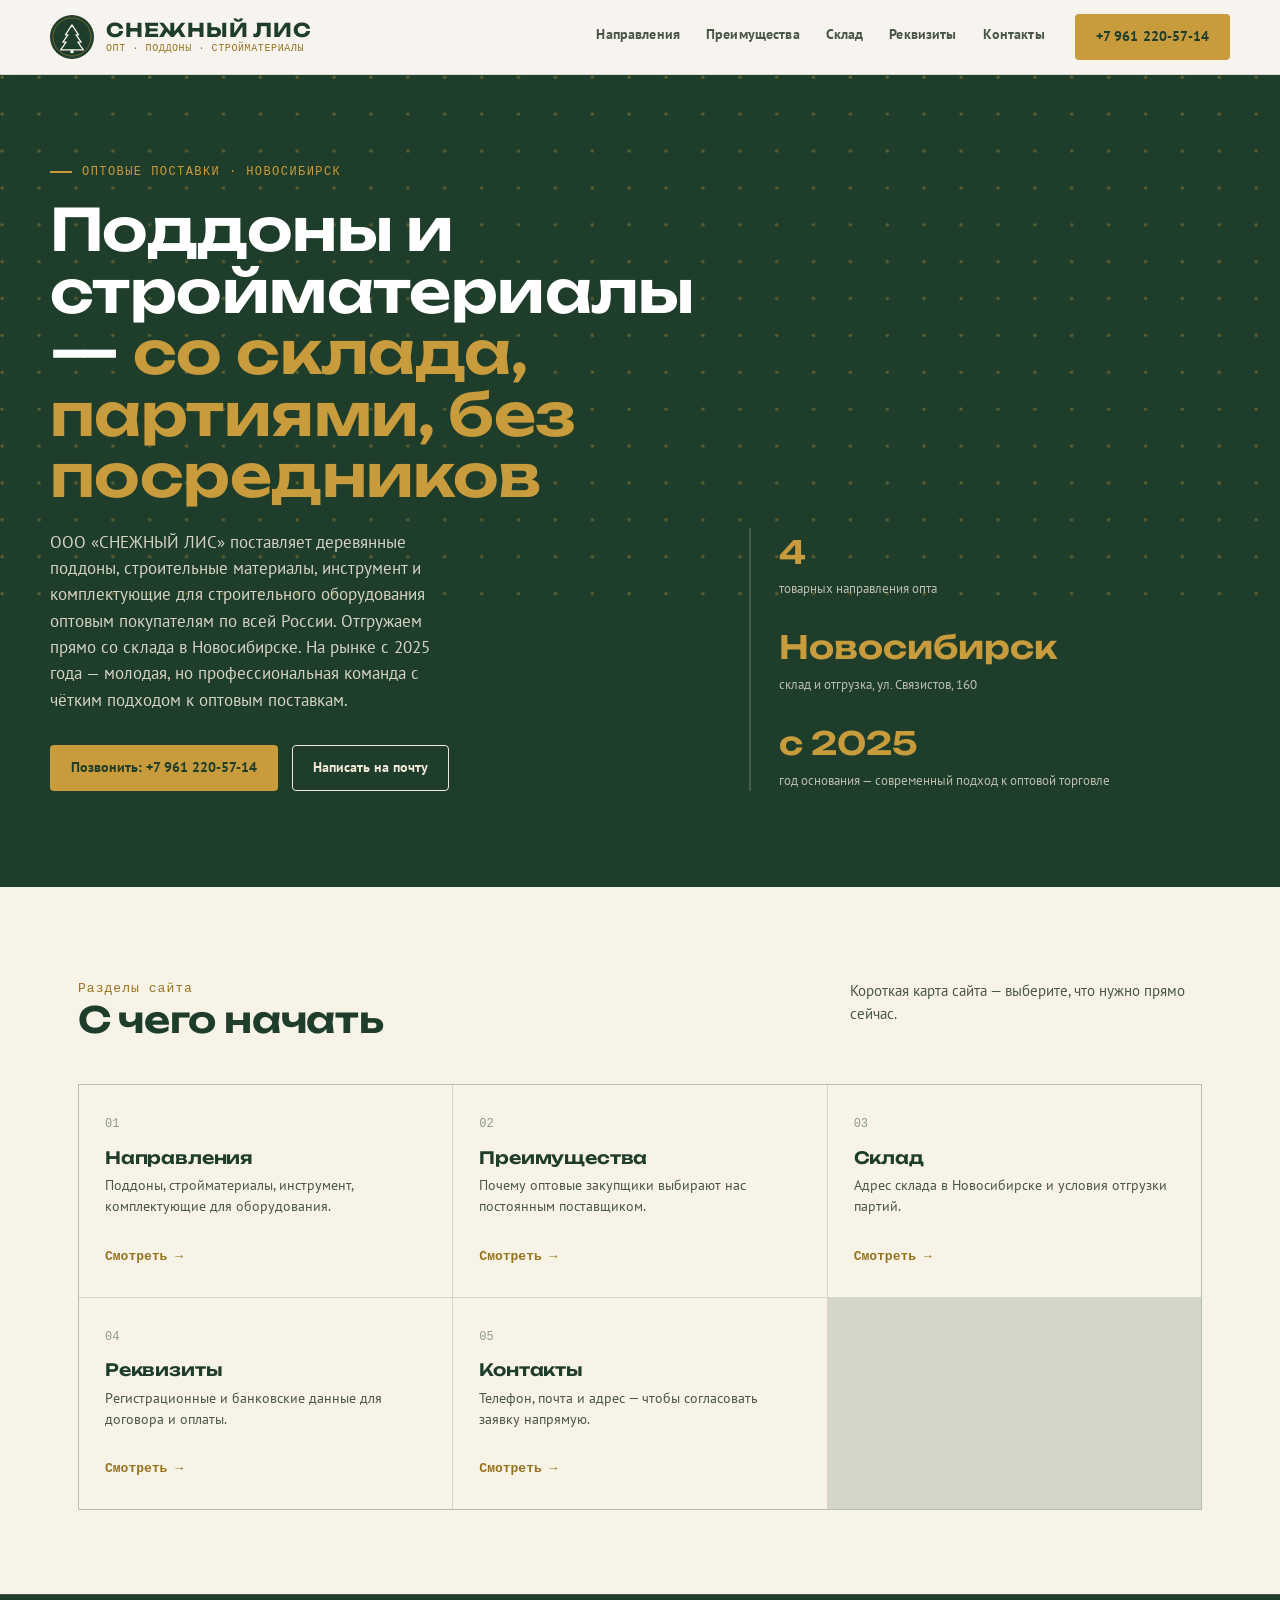
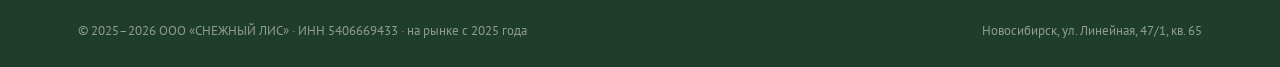
<file: index.html>
<!DOCTYPE html>
<html lang="ru">
<head>
<meta charset="UTF-8">
<meta name="viewport" content="width=device-width, initial-scale=1.0">
<title>СНЕЖНЫЙ ЛИС — опт: поддоны, стройматериалы, инструмент, комплектующие | Новосибирск</title>
<meta name="description" content="ООО «СНЕЖНЫЙ ЛИС» — оптовые поставки деревянных поддонов, строительных материалов, инструмента и комплектующих для строительного оборудования. Склад в Новосибирске, на рынке с 2025 года.">
<link rel="preconnect" href="https://fonts.googleapis.com">
<link rel="preconnect" href="https://fonts.gstatic.com" crossorigin>
<link href="https://fonts.googleapis.com/css2?family=Unbounded:wght@500;600;700;800&family=PT+Sans:wght@400;700&family=PT+Mono&display=swap" rel="stylesheet">
<link rel="stylesheet" href="styles.css">
</head>
<body>

<header>
  <div class="wrap header-inner">
    <a href="index.html" class="brand">
      <svg class="brand-mark" viewBox="0 0 240 240" xmlns="http://www.w3.org/2000/svg">
        <circle cx="120" cy="120" r="120" fill="#1F3D2B"/>
        <circle cx="120" cy="120" r="104" fill="none" stroke="#C89B3C" stroke-width="2.5"/>
        <g fill="none" stroke="#F7F3E7" stroke-width="7" stroke-linejoin="round" stroke-linecap="round">
          <path d="M120 54 L84 108 L98 108 L70 148 L88 148 L58 190 L182 190 L152 148 L170 148 L142 108 L156 108 Z"/>
        </g>
        <rect x="112" y="190" width="16" height="18" fill="#F7F3E7"/>
      </svg>
      <span class="brand-text">
        <span class="brand-name">СНЕЖНЫЙ ЛИС</span>
        <span class="brand-sub">опт · поддоны · стройматериалы</span>
      </span>
    </a>
    <nav>
      <div class="nav-links">
        <a href="napravleniya.html">Направления</a>
        <a href="preimushestva.html">Преимущества</a>
        <a href="sklad.html">Склад</a>
        <a href="rekvizity.html">Реквизиты</a>
        <a href="kontakty.html">Контакты</a>
      </div>
      <a class="btn btn-primary" href="tel:+79612205714">+7 961 220-57-14</a>
    </nav>
  </div>
</header>

<main>

  <!-- HERO -->
  <section class="hero" style="padding:0;">
    <svg class="slats" viewBox="0 0 1180 500" preserveAspectRatio="none" xmlns="http://www.w3.org/2000/svg"><defs><pattern id="dots1180x500" width="34" height="34" patternUnits="userSpaceOnUse"><circle cx="2" cy="2" r="1.6" fill="#C89B3C"/></pattern></defs><rect width="1180" height="500" fill="url(#dots1180x500)"/></svg>
    <div class="wrap hero-inner">
      <div>
        <div class="eyebrow">Оптовые поставки · Новосибирск</div>
        <h1>Поддоны и стройматериалы — <em>со склада, партиями, без посредников</em></h1>
        <p class="hero-lead">ООО «СНЕЖНЫЙ ЛИС» поставляет деревянные поддоны, строительные материалы, инструмент и комплектующие для строительного оборудования оптовым покупателям по всей России. Отгружаем прямо со склада в Новосибирске. На рынке с 2025 года — молодая, но профессиональная команда с чётким подходом к оптовым поставкам.</p>
        <div class="hero-cta">
          <a class="btn btn-primary" href="tel:+79612205714">Позвонить: +7 961 220-57-14</a>
          <a class="btn btn-outline" style="border-color:var(--concrete-100); color:var(--concrete-100);" href="mailto:sneg_lisa@mail.ru">Написать на почту</a>
        </div>
      </div>
      <div class="hero-side">
        <div class="hero-stat">
          <div class="num">4</div>
          <div class="lbl">товарных направления опта</div>
        </div>
        <div class="hero-stat">
          <div class="num">Новосибирск</div>
          <div class="lbl">склад и отгрузка, ул. Связистов, 160</div>
        </div>
        <div class="hero-stat">
          <div class="num">с 2025</div>
          <div class="lbl">год основания — современный подход к оптовой торговле</div>
        </div>
      </div>
    </div>
  </section>

  <!-- QUICK LINKS -->
  <section>
    <div class="wrap">
      <div class="section-head">
        <div>
          <div class="num">Разделы сайта</div>
          <h2>С чего начать</h2>
        </div>
        <p>Короткая карта сайта — выберите, что нужно прямо сейчас.</p>
      </div>
      <div class="quick-grid">
        <a class="quick-card" href="napravleniya.html">
          <div>
            <div class="qnum">01</div>
            <h3>Направления</h3>
            <p>Поддоны, стройматериалы, инструмент, комплектующие для оборудования.</p>
          </div>
          <div class="qarrow">Смотреть →</div>
        </a>
        <a class="quick-card" href="preimushestva.html">
          <div>
            <div class="qnum">02</div>
            <h3>Преимущества</h3>
            <p>Почему оптовые закупщики выбирают нас постоянным поставщиком.</p>
          </div>
          <div class="qarrow">Смотреть →</div>
        </a>
        <a class="quick-card" href="sklad.html">
          <div>
            <div class="qnum">03</div>
            <h3>Склад</h3>
            <p>Адрес склада в Новосибирске и условия отгрузки партий.</p>
          </div>
          <div class="qarrow">Смотреть →</div>
        </a>
        <a class="quick-card" href="rekvizity.html">
          <div>
            <div class="qnum">04</div>
            <h3>Реквизиты</h3>
            <p>Регистрационные и банковские данные для договора и оплаты.</p>
          </div>
          <div class="qarrow">Смотреть →</div>
        </a>
        <a class="quick-card" href="kontakty.html">
          <div>
            <div class="qnum">05</div>
            <h3>Контакты</h3>
            <p>Телефон, почта и адрес — чтобы согласовать заявку напрямую.</p>
          </div>
          <div class="qarrow">Смотреть →</div>
        </a>
      </div>
    </div>
  </section>

</main>

<footer>
  <div class="wrap footer-inner">
    <span>© 2025–2026 ООО «СНЕЖНЫЙ ЛИС» · ИНН 5406669433 · на рынке с 2025 года</span>
    <span>Новосибирск, ул. Линейная, 47/1, кв. 65</span>
  </div>
</footer>

</body>
</html>
</file>
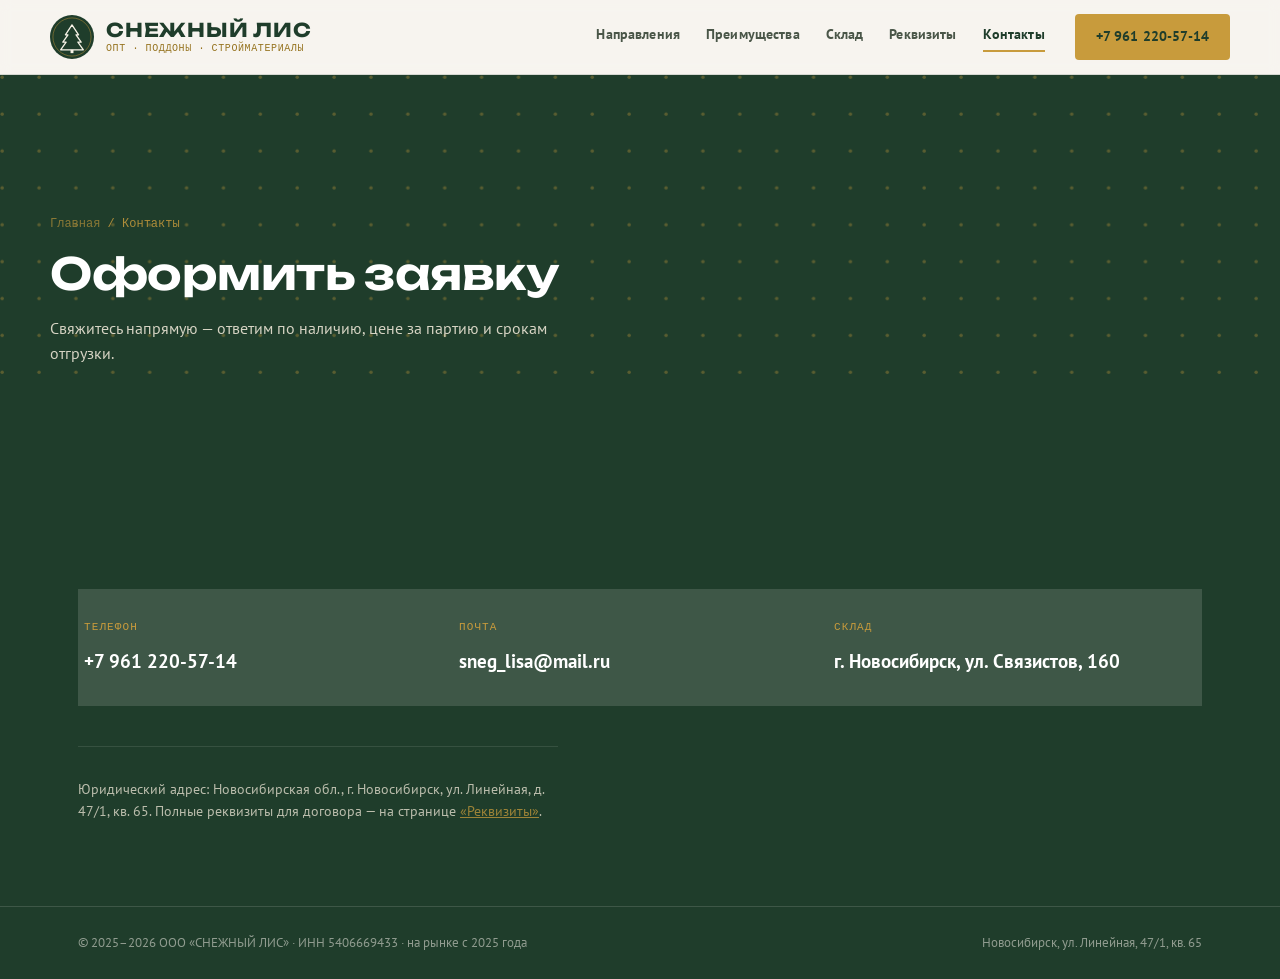
<file: kontakty.html>
<!DOCTYPE html>
<html lang="ru">
<head>
<meta charset="UTF-8">
<meta name="viewport" content="width=device-width, initial-scale=1.0">
<title>Контакты — телефон, почта, склад | СНЕЖНЫЙ ЛИС</title>
<meta name="description" content="Контакты ООО «СНЕЖНЫЙ ЛИС»: телефон +7 961 220-57-14, почта sneg_lisa@mail.ru, склад в Новосибирске на ул. Связистов, 160.">
<link rel="preconnect" href="https://fonts.googleapis.com">
<link rel="preconnect" href="https://fonts.gstatic.com" crossorigin>
<link href="https://fonts.googleapis.com/css2?family=Unbounded:wght@500;600;700;800&family=PT+Sans:wght@400;700&family=PT+Mono&display=swap" rel="stylesheet">
<link rel="stylesheet" href="styles.css">
</head>
<body>

<header>
  <div class="wrap header-inner">
    <a href="index.html" class="brand">
      <svg class="brand-mark" viewBox="0 0 240 240" xmlns="http://www.w3.org/2000/svg">
        <circle cx="120" cy="120" r="120" fill="#1F3D2B"/>
        <circle cx="120" cy="120" r="104" fill="none" stroke="#C89B3C" stroke-width="2.5"/>
        <g fill="none" stroke="#F7F3E7" stroke-width="7" stroke-linejoin="round" stroke-linecap="round">
          <path d="M120 54 L84 108 L98 108 L70 148 L88 148 L58 190 L182 190 L152 148 L170 148 L142 108 L156 108 Z"/>
        </g>
        <rect x="112" y="190" width="16" height="18" fill="#F7F3E7"/>
      </svg>
      <span class="brand-text">
        <span class="brand-name">СНЕЖНЫЙ ЛИС</span>
        <span class="brand-sub">опт · поддоны · стройматериалы</span>
      </span>
    </a>
    <nav>
      <div class="nav-links">
        <a href="napravleniya.html">Направления</a>
        <a href="preimushestva.html">Преимущества</a>
        <a href="sklad.html">Склад</a>
        <a href="rekvizity.html">Реквизиты</a>
        <a href="kontakty.html" class="active">Контакты</a>
      </div>
      <a class="btn btn-primary" href="tel:+79612205714">+7 961 220-57-14</a>
    </nav>
  </div>
</header>

<main>

  <section class="page-hero">
    <svg class="slats" viewBox="0 0 1180 300" preserveAspectRatio="none" xmlns="http://www.w3.org/2000/svg"><defs><pattern id="dots1180x300" width="34" height="34" patternUnits="userSpaceOnUse"><circle cx="2" cy="2" r="1.6" fill="#C89B3C"/></pattern></defs><rect width="1180" height="300" fill="url(#dots1180x300)"/></svg>
    <div class="wrap page-hero-inner">
      <div class="breadcrumb"><a href="index.html">Главная</a> / Контакты</div>
      <h1>Оформить заявку</h1>
      <p class="hero-lead">Свяжитесь напрямую — ответим по наличию, цене за партию и срокам отгрузки.</p>
    </div>
  </section>

  <section class="contact" style="padding-top:64px;">
    <div class="wrap">
      <div class="contact-grid">
        <div class="contact-card">
          <div class="lbl">Телефон</div>
          <a class="val" href="tel:+79612205714">+7 961 220-57-14</a>
        </div>
        <div class="contact-card">
          <div class="lbl">Почта</div>
          <a class="val" href="mailto:sneg_lisa@mail.ru">sneg_lisa@mail.ru</a>
        </div>
        <div class="contact-card">
          <div class="lbl">Склад</div>
          <span class="val">г. Новосибирск, ул. Связистов, 160</span>
        </div>
      </div>
      <div class="contact-note">
        Юридический адрес: Новосибирская обл., г. Новосибирск, ул. Линейная, д. 47/1, кв. 65. Полные реквизиты для договора — на странице <a href="rekvizity.html" style="color:var(--amber); text-decoration:underline;">«Реквизиты»</a>.
      </div>
    </div>
  </section>

</main>

<footer>
  <div class="wrap footer-inner">
    <span>© 2025–2026 ООО «СНЕЖНЫЙ ЛИС» · ИНН 5406669433 · на рынке с 2025 года</span>
    <span>Новосибирск, ул. Линейная, 47/1, кв. 65</span>
  </div>
</footer>

</body>
</html>
</file>
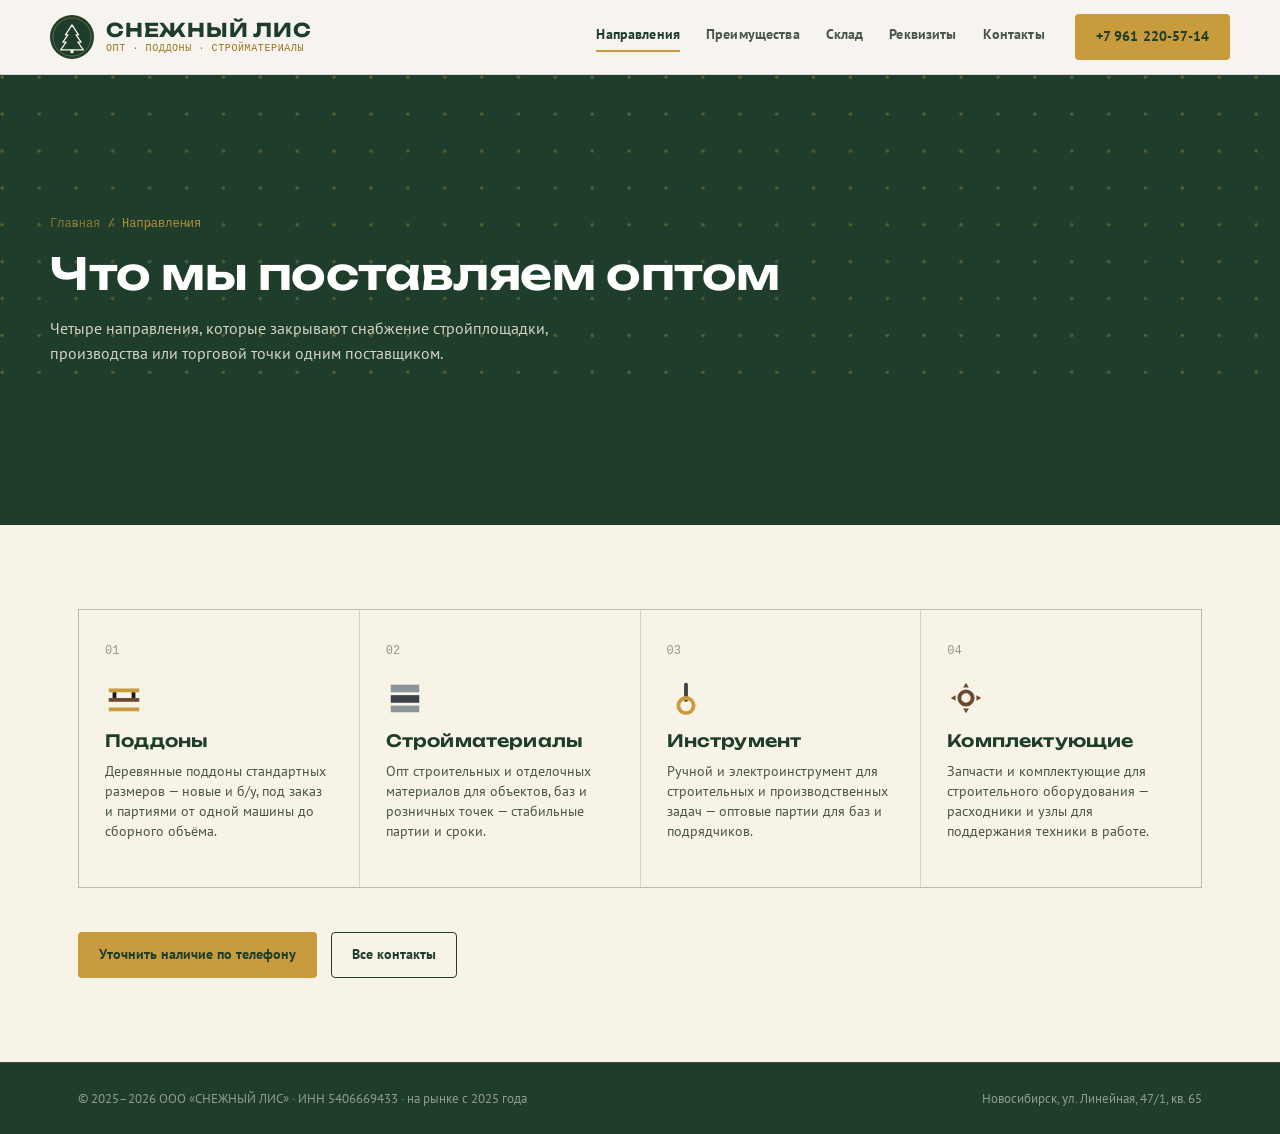
<file: napravleniya.html>
<!DOCTYPE html>
<html lang="ru">
<head>
<meta charset="UTF-8">
<meta name="viewport" content="width=device-width, initial-scale=1.0">
<title>Направления поставок — поддоны, стройматериалы, инструмент | СНЕЖНЫЙ ЛИС</title>
<meta name="description" content="Оптовые направления ООО «СНЕЖНЫЙ ЛИС»: деревянные поддоны, строительные материалы, инструмент, комплектующие для строительного оборудования.">
<link rel="preconnect" href="https://fonts.googleapis.com">
<link rel="preconnect" href="https://fonts.gstatic.com" crossorigin>
<link href="https://fonts.googleapis.com/css2?family=Unbounded:wght@500;600;700;800&family=PT+Sans:wght@400;700&family=PT+Mono&display=swap" rel="stylesheet">
<link rel="stylesheet" href="styles.css">
</head>
<body>

<header>
  <div class="wrap header-inner">
    <a href="index.html" class="brand">
      <svg class="brand-mark" viewBox="0 0 240 240" xmlns="http://www.w3.org/2000/svg">
        <circle cx="120" cy="120" r="120" fill="#1F3D2B"/>
        <circle cx="120" cy="120" r="104" fill="none" stroke="#C89B3C" stroke-width="2.5"/>
        <g fill="none" stroke="#F7F3E7" stroke-width="7" stroke-linejoin="round" stroke-linecap="round">
          <path d="M120 54 L84 108 L98 108 L70 148 L88 148 L58 190 L182 190 L152 148 L170 148 L142 108 L156 108 Z"/>
        </g>
        <rect x="112" y="190" width="16" height="18" fill="#F7F3E7"/>
      </svg>
      <span class="brand-text">
        <span class="brand-name">СНЕЖНЫЙ ЛИС</span>
        <span class="brand-sub">опт · поддоны · стройматериалы</span>
      </span>
    </a>
    <nav>
      <div class="nav-links">
        <a href="napravleniya.html" class="active">Направления</a>
        <a href="preimushestva.html">Преимущества</a>
        <a href="sklad.html">Склад</a>
        <a href="rekvizity.html">Реквизиты</a>
        <a href="kontakty.html">Контакты</a>
      </div>
      <a class="btn btn-primary" href="tel:+79612205714">+7 961 220-57-14</a>
    </nav>
  </div>
</header>

<main>

  <section class="page-hero">
    <svg class="slats" viewBox="0 0 1180 300" preserveAspectRatio="none" xmlns="http://www.w3.org/2000/svg"><defs><pattern id="dots1180x300" width="34" height="34" patternUnits="userSpaceOnUse"><circle cx="2" cy="2" r="1.6" fill="#C89B3C"/></pattern></defs><rect width="1180" height="300" fill="url(#dots1180x300)"/></svg>
    <div class="wrap page-hero-inner">
      <div class="breadcrumb"><a href="index.html">Главная</a> / Направления</div>
      <h1>Что мы поставляем оптом</h1>
      <p class="hero-lead">Четыре направления, которые закрывают снабжение стройплощадки, производства или торговой точки одним поставщиком.</p>
    </div>
  </section>

  <section>
    <div class="wrap">
      <div class="cat-grid">
        <div class="cat-card">
          <div class="cat-index">01</div>
          <svg class="cat-icon" viewBox="0 0 40 40" fill="none" xmlns="http://www.w3.org/2000/svg">
            <rect x="4" y="10" width="32" height="4" fill="#C89B3C"/>
            <rect x="4" y="20" width="32" height="4" fill="#6B4A2F"/>
            <rect x="8" y="14" width="4" height="6" fill="#17191C"/>
            <rect x="28" y="14" width="4" height="6" fill="#17191C"/>
            <rect x="4" y="30" width="32" height="4" fill="#C89B3C"/>
          </svg>
          <h3>Поддоны</h3>
          <p>Деревянные поддоны стандартных размеров — новые и б/у, под заказ и партиями от одной машины до сборного объёма.</p>
        </div>

        <div class="cat-card">
          <div class="cat-index">02</div>
          <svg class="cat-icon" viewBox="0 0 40 40" fill="none" xmlns="http://www.w3.org/2000/svg">
            <rect x="5" y="6" width="30" height="8" fill="#8B939B"/>
            <rect x="5" y="17" width="30" height="8" fill="#3B4148"/>
            <rect x="5" y="28" width="30" height="7" fill="#8B939B"/>
          </svg>
          <h3>Стройматериалы</h3>
          <p>Опт строительных и отделочных материалов для объектов, баз и розничных точек — стабильные партии и сроки.</p>
        </div>

        <div class="cat-card">
          <div class="cat-index">03</div>
          <svg class="cat-icon" viewBox="0 0 40 40" fill="none" xmlns="http://www.w3.org/2000/svg">
            <rect x="18" y="4" width="4" height="20" rx="2" fill="#3B4148"/>
            <circle cx="20" cy="28" r="8" fill="none" stroke="#C89B3C" stroke-width="4"/>
          </svg>
          <h3>Инструмент</h3>
          <p>Ручной и электроинструмент для строительных и производственных задач — оптовые партии для баз и подрядчиков.</p>
        </div>

        <div class="cat-card">
          <div class="cat-index">04</div>
          <svg class="cat-icon" viewBox="0 0 40 40" fill="none" xmlns="http://www.w3.org/2000/svg">
            <circle cx="20" cy="20" r="7" fill="none" stroke="#6B4A2F" stroke-width="4"/>
            <path d="M20 4 L23 9 L17 9 Z" fill="#6B4A2F"/>
            <path d="M20 36 L23 31 L17 31 Z" fill="#6B4A2F"/>
            <path d="M4 20 L9 17 L9 23 Z" fill="#6B4A2F"/>
            <path d="M36 20 L31 17 L31 23 Z" fill="#6B4A2F"/>
          </svg>
          <h3>Комплектующие</h3>
          <p>Запчасти и комплектующие для строительного оборудования — расходники и узлы для поддержания техники в работе.</p>
        </div>
      </div>

      <div class="req-actions" style="margin-top:44px;">
        <a class="btn btn-primary" href="tel:+79612205714">Уточнить наличие по телефону</a>
        <a class="btn btn-outline" href="kontakty.html">Все контакты</a>
      </div>
    </div>
  </section>

</main>

<footer>
  <div class="wrap footer-inner">
    <span>© 2025–2026 ООО «СНЕЖНЫЙ ЛИС» · ИНН 5406669433 · на рынке с 2025 года</span>
    <span>Новосибирск, ул. Линейная, 47/1, кв. 65</span>
  </div>
</footer>

</body>
</html>
</file>
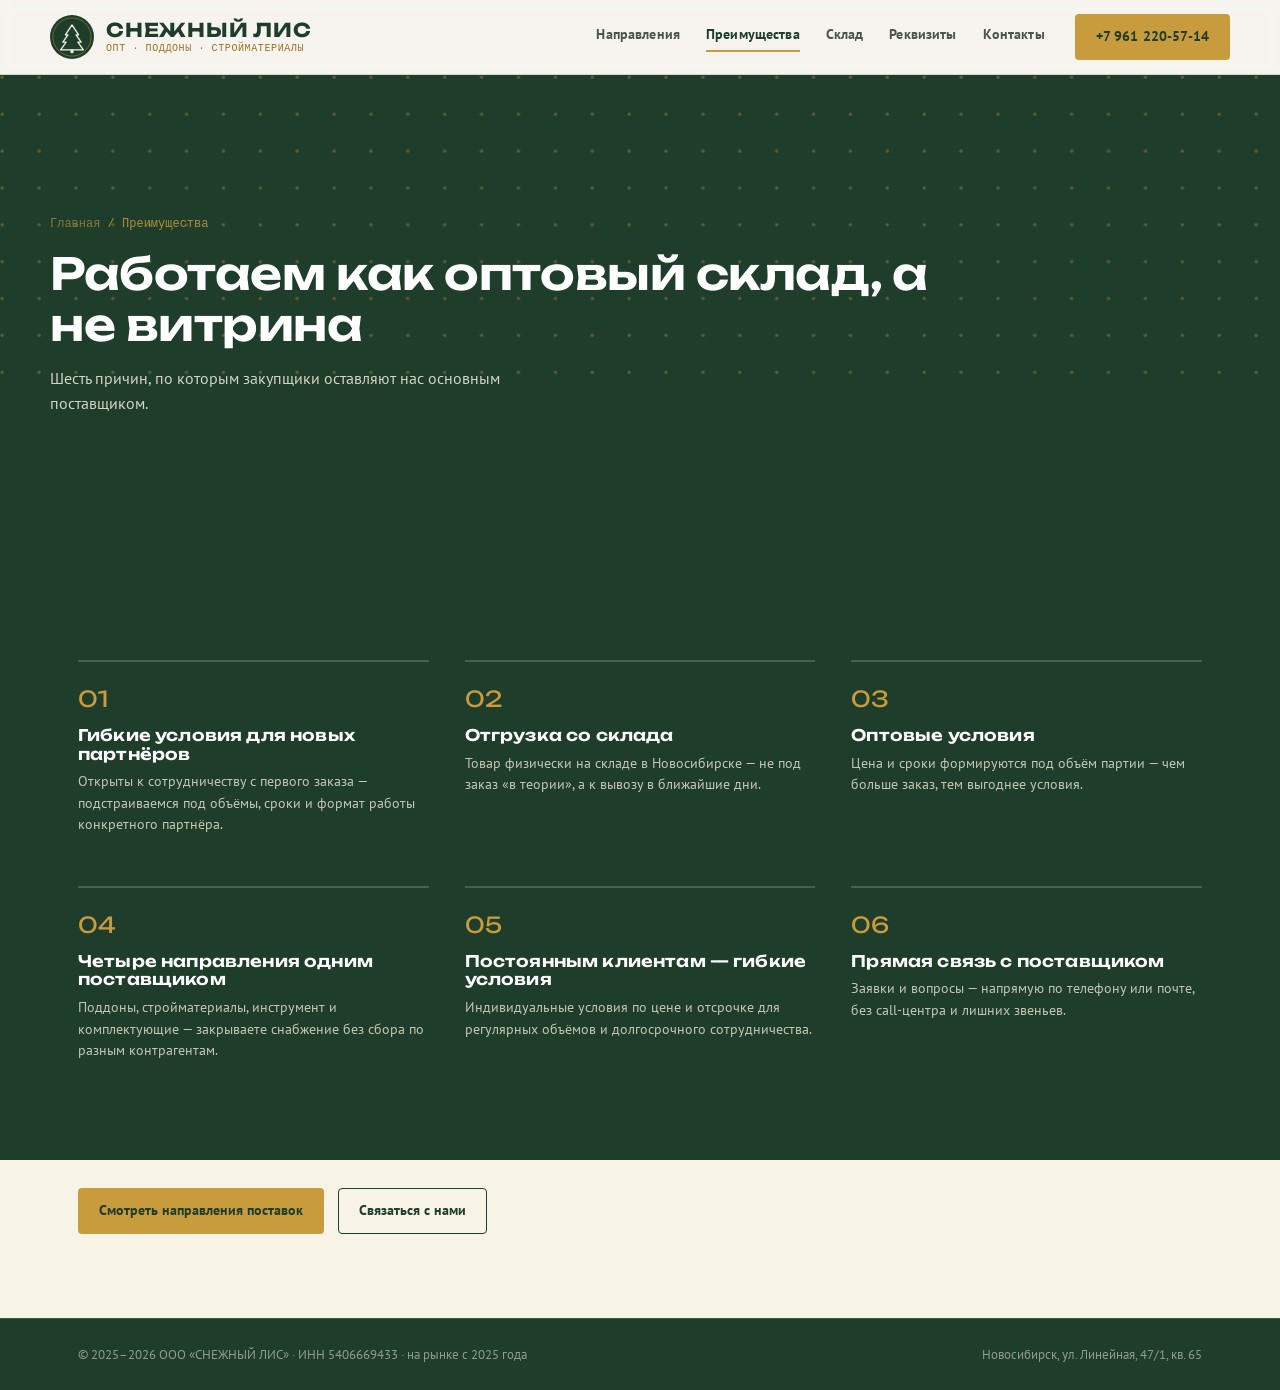
<file: preimushestva.html>
<!DOCTYPE html>
<html lang="ru">
<head>
<meta charset="UTF-8">
<meta name="viewport" content="width=device-width, initial-scale=1.0">
<title>Преимущества — гибкие условия для оптовых партнёров | СНЕЖНЫЙ ЛИС</title>
<meta name="description" content="Почему оптовые закупщики выбирают ООО «СНЕЖНЫЙ ЛИС»: отгрузка со склада в Новосибирске, гибкие условия для новых и постоянных партнёров.">
<link rel="preconnect" href="https://fonts.googleapis.com">
<link rel="preconnect" href="https://fonts.gstatic.com" crossorigin>
<link href="https://fonts.googleapis.com/css2?family=Unbounded:wght@500;600;700;800&family=PT+Sans:wght@400;700&family=PT+Mono&display=swap" rel="stylesheet">
<link rel="stylesheet" href="styles.css">
</head>
<body>

<header>
  <div class="wrap header-inner">
    <a href="index.html" class="brand">
      <svg class="brand-mark" viewBox="0 0 240 240" xmlns="http://www.w3.org/2000/svg">
        <circle cx="120" cy="120" r="120" fill="#1F3D2B"/>
        <circle cx="120" cy="120" r="104" fill="none" stroke="#C89B3C" stroke-width="2.5"/>
        <g fill="none" stroke="#F7F3E7" stroke-width="7" stroke-linejoin="round" stroke-linecap="round">
          <path d="M120 54 L84 108 L98 108 L70 148 L88 148 L58 190 L182 190 L152 148 L170 148 L142 108 L156 108 Z"/>
        </g>
        <rect x="112" y="190" width="16" height="18" fill="#F7F3E7"/>
      </svg>
      <span class="brand-text">
        <span class="brand-name">СНЕЖНЫЙ ЛИС</span>
        <span class="brand-sub">опт · поддоны · стройматериалы</span>
      </span>
    </a>
    <nav>
      <div class="nav-links">
        <a href="napravleniya.html">Направления</a>
        <a href="preimushestva.html" class="active">Преимущества</a>
        <a href="sklad.html">Склад</a>
        <a href="rekvizity.html">Реквизиты</a>
        <a href="kontakty.html">Контакты</a>
      </div>
      <a class="btn btn-primary" href="tel:+79612205714">+7 961 220-57-14</a>
    </nav>
  </div>
</header>

<main>

  <section class="page-hero">
    <svg class="slats" viewBox="0 0 1180 300" preserveAspectRatio="none" xmlns="http://www.w3.org/2000/svg"><defs><pattern id="dots1180x300" width="34" height="34" patternUnits="userSpaceOnUse"><circle cx="2" cy="2" r="1.6" fill="#C89B3C"/></pattern></defs><rect width="1180" height="300" fill="url(#dots1180x300)"/></svg>
    <div class="wrap page-hero-inner">
      <div class="breadcrumb"><a href="index.html">Главная</a> / Преимущества</div>
      <h1>Работаем как оптовый склад, а не витрина</h1>
      <p class="hero-lead">Шесть причин, по которым закупщики оставляют нас основным поставщиком.</p>
    </div>
  </section>

  <section class="adv-section">
    <div class="wrap">
      <div class="adv-grid">
        <div class="adv-item">
          <div class="adv-num">01</div>
          <h3>Гибкие условия для новых партнёров</h3>
          <p>Открыты к сотрудничеству с первого заказа — подстраиваемся под объёмы, сроки и формат работы конкретного партнёра.</p>
        </div>
        <div class="adv-item">
          <div class="adv-num">02</div>
          <h3>Отгрузка со склада</h3>
          <p>Товар физически на складе в Новосибирске — не под заказ «в теории», а к вывозу в ближайшие дни.</p>
        </div>
        <div class="adv-item">
          <div class="adv-num">03</div>
          <h3>Оптовые условия</h3>
          <p>Цена и сроки формируются под объём партии — чем больше заказ, тем выгоднее условия.</p>
        </div>
        <div class="adv-item">
          <div class="adv-num">04</div>
          <h3>Четыре направления одним поставщиком</h3>
          <p>Поддоны, стройматериалы, инструмент и комплектующие — закрываете снабжение без сбора по разным контрагентам.</p>
        </div>
        <div class="adv-item">
          <div class="adv-num">05</div>
          <h3>Постоянным клиентам — гибкие условия</h3>
          <p>Индивидуальные условия по цене и отсрочке для регулярных объёмов и долгосрочного сотрудничества.</p>
        </div>
        <div class="adv-item">
          <div class="adv-num">06</div>
          <h3>Прямая связь с поставщиком</h3>
          <p>Заявки и вопросы — напрямую по телефону или почте, без call-центра и лишних звеньев.</p>
        </div>
      </div>
    </div>
  </section>

  <section style="padding-top:0;">
    <div class="wrap">
      <div class="req-actions">
        <a class="btn btn-primary" href="napravleniya.html">Смотреть направления поставок</a>
        <a class="btn btn-outline" href="kontakty.html">Связаться с нами</a>
      </div>
    </div>
  </section>

</main>

<footer>
  <div class="wrap footer-inner">
    <span>© 2025–2026 ООО «СНЕЖНЫЙ ЛИС» · ИНН 5406669433 · на рынке с 2025 года</span>
    <span>Новосибирск, ул. Линейная, 47/1, кв. 65</span>
  </div>
</footer>

</body>
</html>
</file>
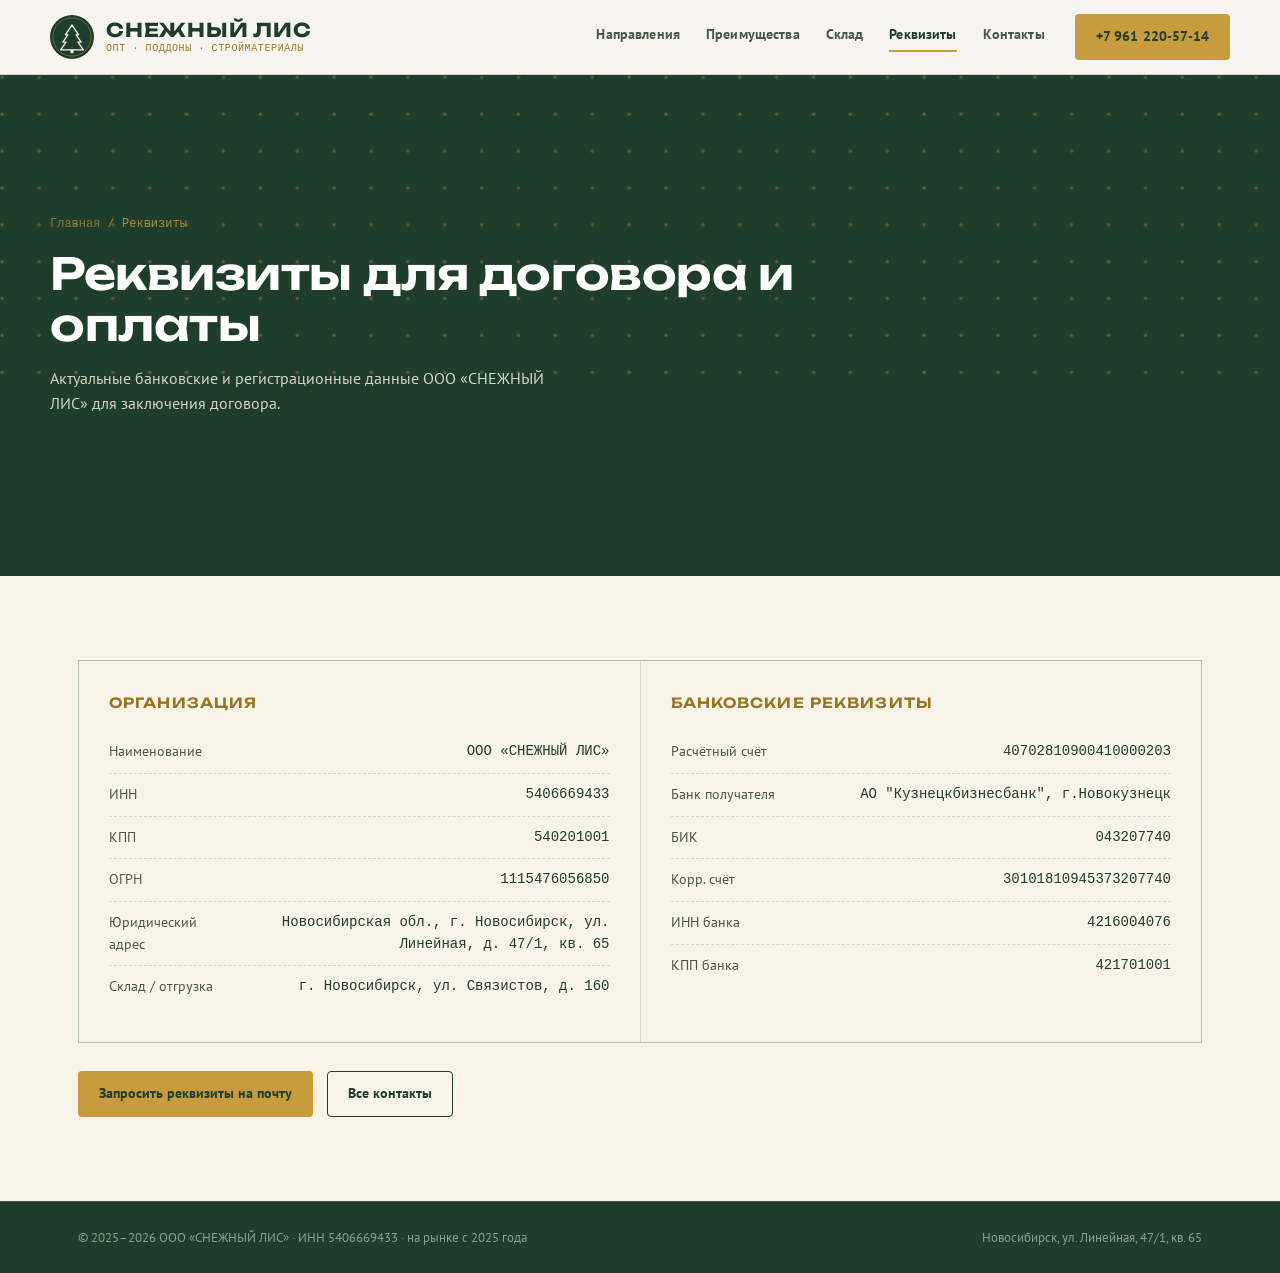
<file: rekvizity.html>
<!DOCTYPE html>
<html lang="ru">
<head>
<meta charset="UTF-8">
<meta name="viewport" content="width=device-width, initial-scale=1.0">
<title>Реквизиты ООО «СНЕЖНЫЙ ЛИС» — ИНН 5406669433</title>
<meta name="description" content="Реквизиты ООО «СНЕЖНЫЙ ЛИС»: ИНН 5406669433, ОГРН 1115476056850, банковские реквизиты для договора и оплаты.">
<link rel="preconnect" href="https://fonts.googleapis.com">
<link rel="preconnect" href="https://fonts.gstatic.com" crossorigin>
<link href="https://fonts.googleapis.com/css2?family=Unbounded:wght@500;600;700;800&family=PT+Sans:wght@400;700&family=PT+Mono&display=swap" rel="stylesheet">
<link rel="stylesheet" href="styles.css">
</head>
<body>

<header>
  <div class="wrap header-inner">
    <a href="index.html" class="brand">
      <svg class="brand-mark" viewBox="0 0 240 240" xmlns="http://www.w3.org/2000/svg">
        <circle cx="120" cy="120" r="120" fill="#1F3D2B"/>
        <circle cx="120" cy="120" r="104" fill="none" stroke="#C89B3C" stroke-width="2.5"/>
        <g fill="none" stroke="#F7F3E7" stroke-width="7" stroke-linejoin="round" stroke-linecap="round">
          <path d="M120 54 L84 108 L98 108 L70 148 L88 148 L58 190 L182 190 L152 148 L170 148 L142 108 L156 108 Z"/>
        </g>
        <rect x="112" y="190" width="16" height="18" fill="#F7F3E7"/>
      </svg>
      <span class="brand-text">
        <span class="brand-name">СНЕЖНЫЙ ЛИС</span>
        <span class="brand-sub">опт · поддоны · стройматериалы</span>
      </span>
    </a>
    <nav>
      <div class="nav-links">
        <a href="napravleniya.html">Направления</a>
        <a href="preimushestva.html">Преимущества</a>
        <a href="sklad.html">Склад</a>
        <a href="rekvizity.html" class="active">Реквизиты</a>
        <a href="kontakty.html">Контакты</a>
      </div>
      <a class="btn btn-primary" href="tel:+79612205714">+7 961 220-57-14</a>
    </nav>
  </div>
</header>

<main>

  <section class="page-hero">
    <svg class="slats" viewBox="0 0 1180 300" preserveAspectRatio="none" xmlns="http://www.w3.org/2000/svg"><defs><pattern id="dots1180x300" width="34" height="34" patternUnits="userSpaceOnUse"><circle cx="2" cy="2" r="1.6" fill="#C89B3C"/></pattern></defs><rect width="1180" height="300" fill="url(#dots1180x300)"/></svg>
    <div class="wrap page-hero-inner">
      <div class="breadcrumb"><a href="index.html">Главная</a> / Реквизиты</div>
      <h1>Реквизиты для договора и оплаты</h1>
      <p class="hero-lead">Актуальные банковские и регистрационные данные ООО «СНЕЖНЫЙ ЛИС» для заключения договора.</p>
    </div>
  </section>

  <section>
    <div class="wrap">
      <div class="req-grid">
        <div class="req-col">
          <h3>ОРГАНИЗАЦИЯ</h3>
          <div class="req-row"><span>Наименование</span><span>ООО «СНЕЖНЫЙ ЛИС»</span></div>
          <div class="req-row"><span>ИНН</span><span>5406669433</span></div>
          <div class="req-row"><span>КПП</span><span>540201001</span></div>
          <div class="req-row"><span>ОГРН</span><span>1115476056850</span></div>
          <div class="req-row"><span>Юридический адрес</span><span>Новосибирская обл., г. Новосибирск, ул. Линейная, д. 47/1, кв. 65</span></div>
          <div class="req-row"><span>Склад / отгрузка</span><span>г. Новосибирск, ул. Связистов, д. 160</span></div>
        </div>
        <div class="req-col">
          <h3>БАНКОВСКИЕ РЕКВИЗИТЫ</h3>
          <div class="req-row"><span>Расчётный счёт</span><span>40702810900410000203</span></div>
          <div class="req-row"><span>Банк получателя</span><span>АО "Кузнецкбизнесбанк", г.Новокузнецк</span></div>
          <div class="req-row"><span>БИК</span><span>043207740</span></div>
          <div class="req-row"><span>Корр. счёт</span><span>30101810945373207740</span></div>
          <div class="req-row"><span>ИНН банка</span><span>4216004076</span></div>
          <div class="req-row"><span>КПП банка</span><span>421701001</span></div>
        </div>
      </div>
      <div class="req-actions">
        <a class="btn btn-primary" href="mailto:sneg_lisa@mail.ru">Запросить реквизиты на почту</a>
        <a class="btn btn-outline" href="kontakty.html">Все контакты</a>
      </div>
    </div>
  </section>

</main>

<footer>
  <div class="wrap footer-inner">
    <span>© 2025–2026 ООО «СНЕЖНЫЙ ЛИС» · ИНН 5406669433 · на рынке с 2025 года</span>
    <span>Новосибирск, ул. Линейная, 47/1, кв. 65</span>
  </div>
</footer>

</body>
</html>
</file>
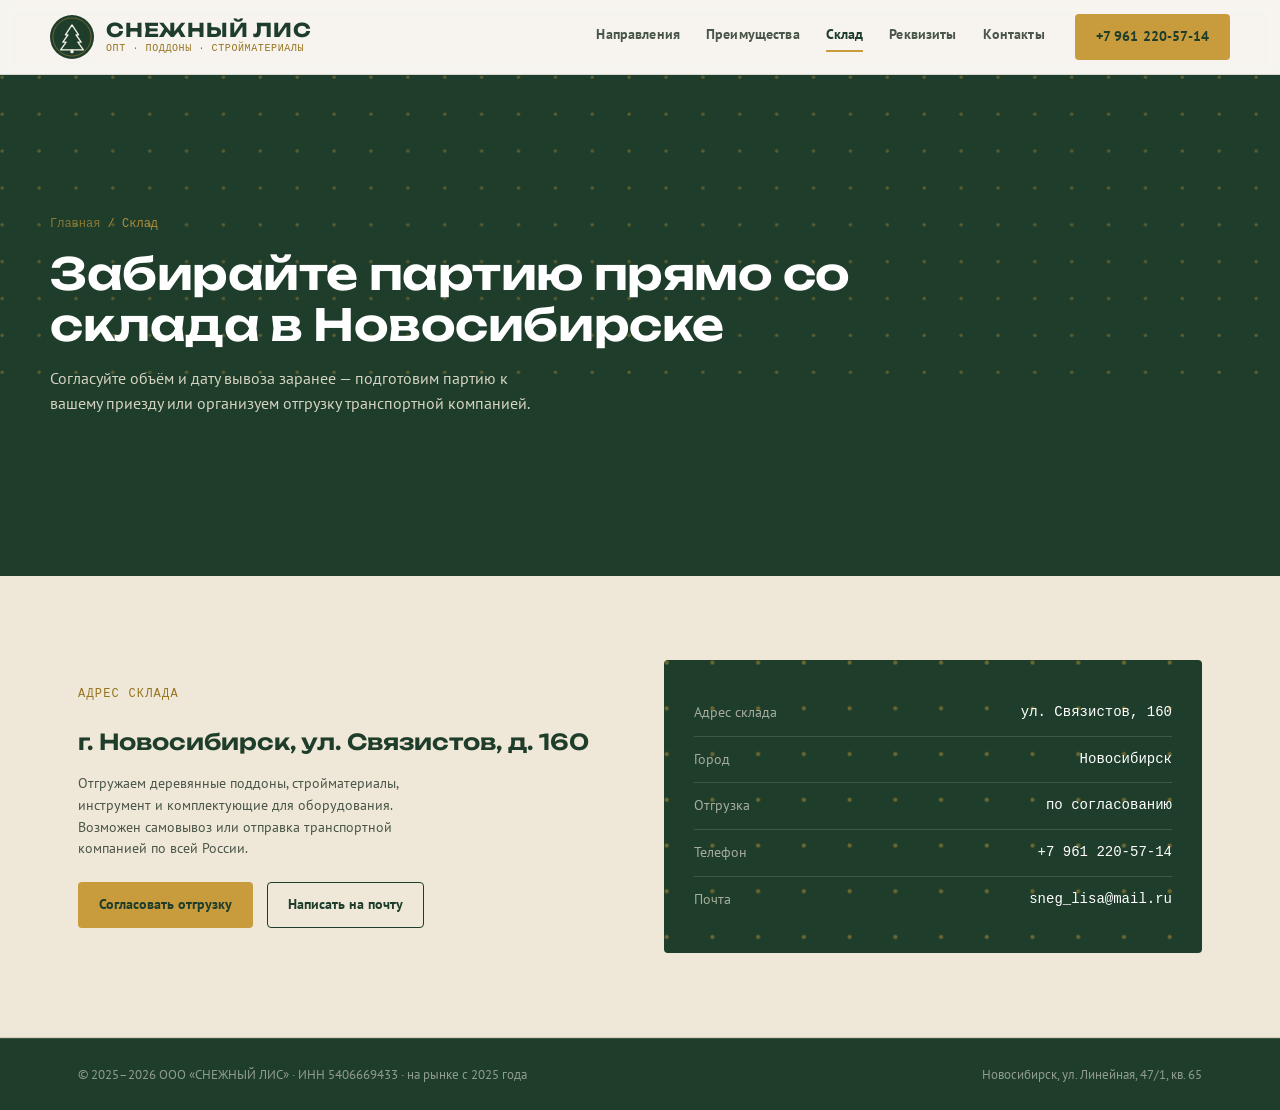
<file: sklad.html>
<!DOCTYPE html>
<html lang="ru">
<head>
<meta charset="UTF-8">
<meta name="viewport" content="width=device-width, initial-scale=1.0">
<title>Склад и отгрузка — ул. Связистов, 160, Новосибирск | СНЕЖНЫЙ ЛИС</title>
<meta name="description" content="Склад ООО «СНЕЖНЫЙ ЛИС» в Новосибирске: г. Новосибирск, ул. Связистов, д. 160. Отгрузка партий поддонов и стройматериалов по согласованию.">
<link rel="preconnect" href="https://fonts.googleapis.com">
<link rel="preconnect" href="https://fonts.gstatic.com" crossorigin>
<link href="https://fonts.googleapis.com/css2?family=Unbounded:wght@500;600;700;800&family=PT+Sans:wght@400;700&family=PT+Mono&display=swap" rel="stylesheet">
<link rel="stylesheet" href="styles.css">
</head>
<body>

<header>
  <div class="wrap header-inner">
    <a href="index.html" class="brand">
      <svg class="brand-mark" viewBox="0 0 240 240" xmlns="http://www.w3.org/2000/svg">
        <circle cx="120" cy="120" r="120" fill="#1F3D2B"/>
        <circle cx="120" cy="120" r="104" fill="none" stroke="#C89B3C" stroke-width="2.5"/>
        <g fill="none" stroke="#F7F3E7" stroke-width="7" stroke-linejoin="round" stroke-linecap="round">
          <path d="M120 54 L84 108 L98 108 L70 148 L88 148 L58 190 L182 190 L152 148 L170 148 L142 108 L156 108 Z"/>
        </g>
        <rect x="112" y="190" width="16" height="18" fill="#F7F3E7"/>
      </svg>
      <span class="brand-text">
        <span class="brand-name">СНЕЖНЫЙ ЛИС</span>
        <span class="brand-sub">опт · поддоны · стройматериалы</span>
      </span>
    </a>
    <nav>
      <div class="nav-links">
        <a href="napravleniya.html">Направления</a>
        <a href="preimushestva.html">Преимущества</a>
        <a href="sklad.html" class="active">Склад</a>
        <a href="rekvizity.html">Реквизиты</a>
        <a href="kontakty.html">Контакты</a>
      </div>
      <a class="btn btn-primary" href="tel:+79612205714">+7 961 220-57-14</a>
    </nav>
  </div>
</header>

<main>

  <section class="page-hero">
    <svg class="slats" viewBox="0 0 1180 300" preserveAspectRatio="none" xmlns="http://www.w3.org/2000/svg"><defs><pattern id="dots1180x300" width="34" height="34" patternUnits="userSpaceOnUse"><circle cx="2" cy="2" r="1.6" fill="#C89B3C"/></pattern></defs><rect width="1180" height="300" fill="url(#dots1180x300)"/></svg>
    <div class="wrap page-hero-inner">
      <div class="breadcrumb"><a href="index.html">Главная</a> / Склад</div>
      <h1>Забирайте партию прямо со склада в Новосибирске</h1>
      <p class="hero-lead">Согласуйте объём и дату вывоза заранее — подготовим партию к вашему приезду или организуем отгрузку транспортной компанией.</p>
    </div>
  </section>

  <section class="wh" style="border-top:none;">
    <div class="wrap wh-inner">
      <div>
        <div class="wh-label">Адрес склада</div>
        <p class="wh-addr" style="font-size:22px; font-family:'Unbounded',sans-serif; font-weight:600;">г. Новосибирск, ул. Связистов, д. 160</p>
        <p class="wh-note">Отгружаем деревянные поддоны, стройматериалы, инструмент и комплектующие для оборудования. Возможен самовывоз или отправка транспортной компанией по всей России.</p>
        <div class="hero-cta" style="margin-top:22px;">
          <a class="btn btn-primary" href="tel:+79612205714">Согласовать отгрузку</a>
          <a class="btn btn-outline" href="mailto:sneg_lisa@mail.ru">Написать на почту</a>
        </div>
      </div>
      <div class="wh-panel">
        <svg class="slats" viewBox="0 0 400 220" preserveAspectRatio="none" xmlns="http://www.w3.org/2000/svg" style="position:absolute; inset:0;"><defs><pattern id="dots400x220" width="34" height="34" patternUnits="userSpaceOnUse"><circle cx="2" cy="2" r="1.6" fill="#C89B3C"/></pattern></defs><rect width="400" height="220" fill="url(#dots400x220)"/></svg>
        <div class="wh-row"><span>Адрес склада</span><span>ул. Связистов, 160</span></div>
        <div class="wh-row"><span>Город</span><span>Новосибирск</span></div>
        <div class="wh-row"><span>Отгрузка</span><span>по согласованию</span></div>
        <div class="wh-row"><span>Телефон</span><span>+7 961 220-57-14</span></div>
        <div class="wh-row"><span>Почта</span><span>sneg_lisa@mail.ru</span></div>
      </div>
    </div>
  </section>

</main>

<footer>
  <div class="wrap footer-inner">
    <span>© 2025–2026 ООО «СНЕЖНЫЙ ЛИС» · ИНН 5406669433 · на рынке с 2025 года</span>
    <span>Новосибирск, ул. Линейная, 47/1, кв. 65</span>
  </div>
</footer>

</body>
</html>
</file>
<file: styles.css>
:root{
  --ink:#1F3D2B;
  --steel-700:#4A5648;
  --steel-400:#8E9A8C;
  --concrete-100:#EFE8D8;
  --concrete-200:#E6DCC2;
  --paper:#F7F3E7;
  --amber:#C89B3C;
  --amber-dark:#96731F;
  --wood:#6B4A2F;
  --wood-light:#8F6B45;
  --line: rgba(31,61,43,0.16);
  --radius: 4px;
}
*{box-sizing:border-box;}
html{scroll-behavior:smooth;}
body{
  margin:0;
  background:var(--paper);
  color:var(--ink);
  font-family:'PT Sans', sans-serif;
  font-size:16px;
  line-height:1.55;
  -webkit-font-smoothing:antialiased;
}
h1,h2,h3{
  font-family:'Unbounded', sans-serif;
  text-transform:none;
  letter-spacing:-0.01em;
  margin:0;
  color:var(--ink);
  font-weight:600;
  line-height:1.15;
}
a{color:inherit;}
.mono{font-family:'PT Mono', monospace;}
.wrap{max-width:1180px; margin:0 auto; padding:0 28px;}
img,svg{display:block;}

/* ===== Header ===== */
header{
  position:sticky; top:0; z-index:50;
  background:rgba(247,245,240,0.92);
  backdrop-filter:blur(6px);
  border-bottom:1px solid var(--line);
}
.header-inner{
  display:flex; align-items:center; justify-content:space-between;
  padding:14px 0;
}
.brand{display:flex; align-items:center; gap:12px; text-decoration:none;}
.brand-mark{width:44px; height:44px; flex-shrink:0;}
.brand-text{display:flex; flex-direction:column; line-height:1.1;}
.brand-name{font-family:'Unbounded', sans-serif; font-weight:700; font-size:19px; letter-spacing:0.04em; color:var(--ink);}
.brand-sub{font-family:'PT Mono', monospace; font-size:10px; letter-spacing:0.06em; color:var(--amber-dark); text-transform:uppercase; margin-top:2px;}
nav{display:flex; align-items:center; gap:30px;}
nav a{
  text-decoration:none; color:var(--steel-700); font-size:14px; font-weight:600;
  letter-spacing:0.01em;
}
nav a:hover{color:var(--ink);}
.nav-links{display:flex; gap:26px;}
.nav-links a{position:relative; padding-bottom:4px;}
.nav-links a.active{color:var(--ink);}
.nav-links a.active::after{content:""; position:absolute; left:0; right:0; bottom:-2px; height:2px; background:var(--amber);}
.btn{
  display:inline-flex; align-items:center; gap:8px;
  padding:11px 20px; border-radius:var(--radius);
  font-weight:700; font-size:14px; text-decoration:none;
  border:1.5px solid transparent; cursor:pointer;
  font-family:'PT Sans', sans-serif;
  transition:transform .15s ease, background .15s ease;
}
.btn-primary{background:var(--amber); color:var(--ink);}
.btn-primary:hover{background:var(--amber-dark); color:#fff;}
.btn-outline{border-color:var(--ink); color:var(--ink); background:transparent;}
.btn-outline:hover{background:var(--ink); color:var(--paper);}
.btn-ghost{color:var(--ink); background:transparent; padding:11px 4px;}

/* ===== Hero (home) ===== */
.hero{
  position:relative;
  background:var(--ink);
  color:var(--concrete-100);
  overflow:hidden;
}
.slats{
  position:absolute; inset:0;
  opacity:0.35;
  pointer-events:none;
}
.hero-inner{
  position:relative;
  padding:88px 0 96px;
  display:grid;
  grid-template-columns: 1.15fr 0.85fr;
  gap:48px;
  align-items:end;
}
.eyebrow{
  font-family:'PT Mono', monospace;
  font-size:12px; letter-spacing:0.12em; text-transform:uppercase;
  color:var(--amber);
  margin-bottom:18px;
  display:flex; align-items:center; gap:10px;
}
.eyebrow::before{content:""; width:22px; height:2px; background:var(--amber); display:inline-block;}
.hero h1{
  font-size:clamp(34px, 4.6vw, 58px);
  line-height:1.06;
  color:#fff;
  max-width:14ch;
}
.hero h1 em{color:var(--amber); font-style:normal;}
.hero-lead{
  margin-top:22px;
  font-size:17px;
  color:var(--concrete-100);
  max-width:46ch;
  opacity:0.88;
}
.hero-cta{display:flex; gap:14px; margin-top:32px; flex-wrap:wrap;}
.hero-side{
  border-left:2px solid rgba(237,234,226,0.18);
  padding-left:28px;
}
.hero-stat{margin-bottom:24px;}
.hero-stat:last-child{margin-bottom:0;}
.hero-stat .num{font-family:'Unbounded', sans-serif; font-size:32px; color:var(--amber); font-weight:600;}
.hero-stat .lbl{font-size:13px; color:var(--concrete-100); opacity:0.75; margin-top:2px;}

/* ===== Page hero (inner pages) ===== */
.page-hero{
  position:relative;
  background:var(--ink);
  color:var(--concrete-100);
  overflow:hidden;
}
.page-hero-inner{
  position:relative;
  padding:56px 0 60px;
}
.page-hero h1{
  font-size:clamp(28px, 3.6vw, 44px);
  color:#fff;
  max-width:22ch;
}
.page-hero .hero-lead{max-width:56ch; margin-top:16px; font-size:16px;}
.breadcrumb{
  font-family:'PT Mono', monospace; font-size:12px; color:var(--amber);
  opacity:0.85; margin-bottom:16px;
}
.breadcrumb a{text-decoration:none; opacity:0.75;}
.breadcrumb a:hover{opacity:1; text-decoration:underline;}

/* ===== Section shell ===== */
section{padding:84px 0;}
.section-head{
  display:flex; justify-content:space-between; align-items:flex-end;
  gap:24px; margin-bottom:44px; flex-wrap:wrap;
}
.section-head .num{
  font-family:'PT Mono', monospace; font-size:13px; color:var(--amber-dark);
  letter-spacing:0.08em;
}
.section-head h2{font-size:clamp(26px,3vw,36px);}
.section-head p{max-width:44ch; color:var(--steel-700); font-size:15px; margin-top:8px;}

/* ===== Categories ===== */
.cat-grid{
  display:grid;
  grid-template-columns:repeat(4, 1fr);
  gap:1px;
  background:var(--line);
  border:1px solid var(--line);
}
.cat-card{
  background:var(--paper);
  padding:32px 26px;
  position:relative;
  min-height:230px;
  display:flex; flex-direction:column; justify-content:space-between;
}
.cat-index{font-family:'PT Mono', monospace; font-size:12px; color:var(--steel-400);}
.cat-icon{width:38px; height:38px; margin:18px 0 14px;}
.cat-card h3{font-size:17px; letter-spacing:0.01em;}
.cat-card p{font-size:13.5px; color:var(--steel-700); margin-top:10px; line-height:1.5;}
.cat-card:hover{background:var(--concrete-100);}

/* ===== Advantages ===== */
.adv-section{background:var(--ink); color:var(--concrete-100);}
.adv-section .section-head p{color:var(--concrete-100); opacity:0.75;}
.adv-section .num{color:var(--amber);}
.adv-grid{
  display:grid; grid-template-columns:repeat(3,1fr); gap:36px;
}
.adv-item{border-top:2px solid rgba(237,234,226,0.2); padding-top:20px;}
.adv-item .adv-num{font-family:'Unbounded',sans-serif; font-size:22px; color:var(--amber); margin-bottom:10px;}
.adv-item h3{font-size:16px; color:#fff; letter-spacing:0.01em;}
.adv-item p{font-size:14px; color:var(--concrete-100); opacity:0.8; margin-top:8px;}

/* ===== Warehouse strip ===== */
.wh{
  background:var(--concrete-100);
  border-top:1px solid var(--line); border-bottom:1px solid var(--line);
}
.wh-inner{
  display:grid; grid-template-columns:1fr 1fr; gap:48px; align-items:center;
}
.wh-label{font-family:'PT Mono', monospace; font-size:12px; letter-spacing:0.1em; color:var(--amber-dark); text-transform:uppercase; margin-bottom:14px;}
.wh h2{font-size:clamp(24px,3vw,32px); margin-bottom:16px;}
.wh-addr{font-size:16px; margin-bottom:6px;}
.wh-note{font-size:14px; color:var(--steel-700); margin-top:14px; max-width:44ch;}
.wh-panel{
  background:var(--ink); color:var(--concrete-100);
  padding:30px; border-radius:var(--radius);
  position:relative; overflow:hidden;
}
.wh-panel .slats{opacity:0.45;}
.wh-row{display:flex; justify-content:space-between; padding:12px 0; border-bottom:1px solid rgba(237,234,226,0.15); font-size:14px; position:relative;}
.wh-row:last-child{border-bottom:none;}
.wh-row span:first-child{color:var(--concrete-100); opacity:0.65;}
.wh-row span:last-child{font-family:'PT Mono', monospace; color:#fff;}

/* ===== Requisites ===== */
.req-grid{display:grid; grid-template-columns:1fr 1fr; gap:1px; background:var(--line); border:1px solid var(--line);}
.req-col{background:var(--paper); padding:34px 30px;}
.req-col h3{font-size:14px; letter-spacing:0.08em; color:var(--amber-dark); margin-bottom:20px;}
.req-row{display:flex; justify-content:space-between; gap:16px; padding:10px 0; border-bottom:1px dashed var(--line); font-size:14px;}
.req-row:last-child{border-bottom:none;}
.req-row span:first-child{color:var(--steel-700);}
.req-row span:last-child{font-family:'PT Mono', monospace; text-align:right; font-weight:500;}
.req-actions{margin-top:28px; display:flex; gap:14px; flex-wrap:wrap;}

/* ===== Quick links (home) ===== */
.quick-grid{
  display:grid; grid-template-columns:repeat(3,1fr); gap:1px;
  background:var(--line); border:1px solid var(--line);
}
.quick-card{
  background:var(--paper); padding:30px 26px; text-decoration:none; color:var(--ink);
  display:flex; flex-direction:column; justify-content:space-between; min-height:170px;
  transition:background .15s ease;
}
.quick-card:hover{background:var(--concrete-100);}
.quick-card .qnum{font-family:'PT Mono', monospace; font-size:12px; color:var(--steel-400);}
.quick-card h3{font-size:17px; margin-top:14px;}
.quick-card p{font-size:13.5px; color:var(--steel-700); margin-top:8px;}
.quick-card .qarrow{margin-top:16px; font-family:'PT Mono', monospace; font-size:13px; color:var(--amber-dark); font-weight:600;}

/* ===== Contacts / footer ===== */
.contact{background:var(--ink); color:var(--concrete-100);}
.contact .section-head p{color:var(--concrete-100); opacity:.75;}
.contact .num{color:var(--amber);}
.contact-grid{display:grid; grid-template-columns:repeat(3,1fr); gap:1px; background:rgba(237,234,226,0.15);}
.contact-card{padding:30px 6px;}
.contact-card .lbl{font-family:'PT Mono', monospace; font-size:11px; letter-spacing:0.1em; text-transform:uppercase; color:var(--amber); margin-bottom:10px;}
.contact-card .val{font-size:19px; font-weight:700; color:#fff;}
.contact-card a.val{text-decoration:none;}
.contact-card a.val:hover{color:var(--amber);}

.contact-note{
  margin-top:40px; padding-top:32px; border-top:1px solid rgba(237,234,226,0.15);
  font-size:14px; color:var(--concrete-100); opacity:0.75; max-width:60ch;
}

footer{
  background:var(--ink); color:var(--concrete-100);
  border-top:1px solid rgba(237,234,226,0.15);
  padding:26px 0;
}
.footer-inner{display:flex; justify-content:space-between; align-items:center; flex-wrap:wrap; gap:12px; font-size:12.5px; color:rgba(237,234,226,0.55);}

/* ===== responsive ===== */
@media (max-width: 900px){
  .nav-links{display:none;}
  .hero-inner{grid-template-columns:1fr;}
  .hero-side{border-left:none; border-top:1px solid rgba(237,234,226,0.18); padding-left:0; padding-top:24px; display:flex; gap:32px;}
  .cat-grid{grid-template-columns:1fr 1fr;}
  .adv-grid{grid-template-columns:1fr;}
  .wh-inner{grid-template-columns:1fr;}
  .req-grid{grid-template-columns:1fr;}
  .contact-grid{grid-template-columns:1fr;}
  .quick-grid{grid-template-columns:1fr 1fr;}
}
@media (max-width:560px){
  .cat-grid{grid-template-columns:1fr;}
  .hero-side{flex-direction:column; gap:16px;}
  .quick-grid{grid-template-columns:1fr;}
}

:focus-visible{outline:2px solid var(--amber); outline-offset:2px;}
</file>
